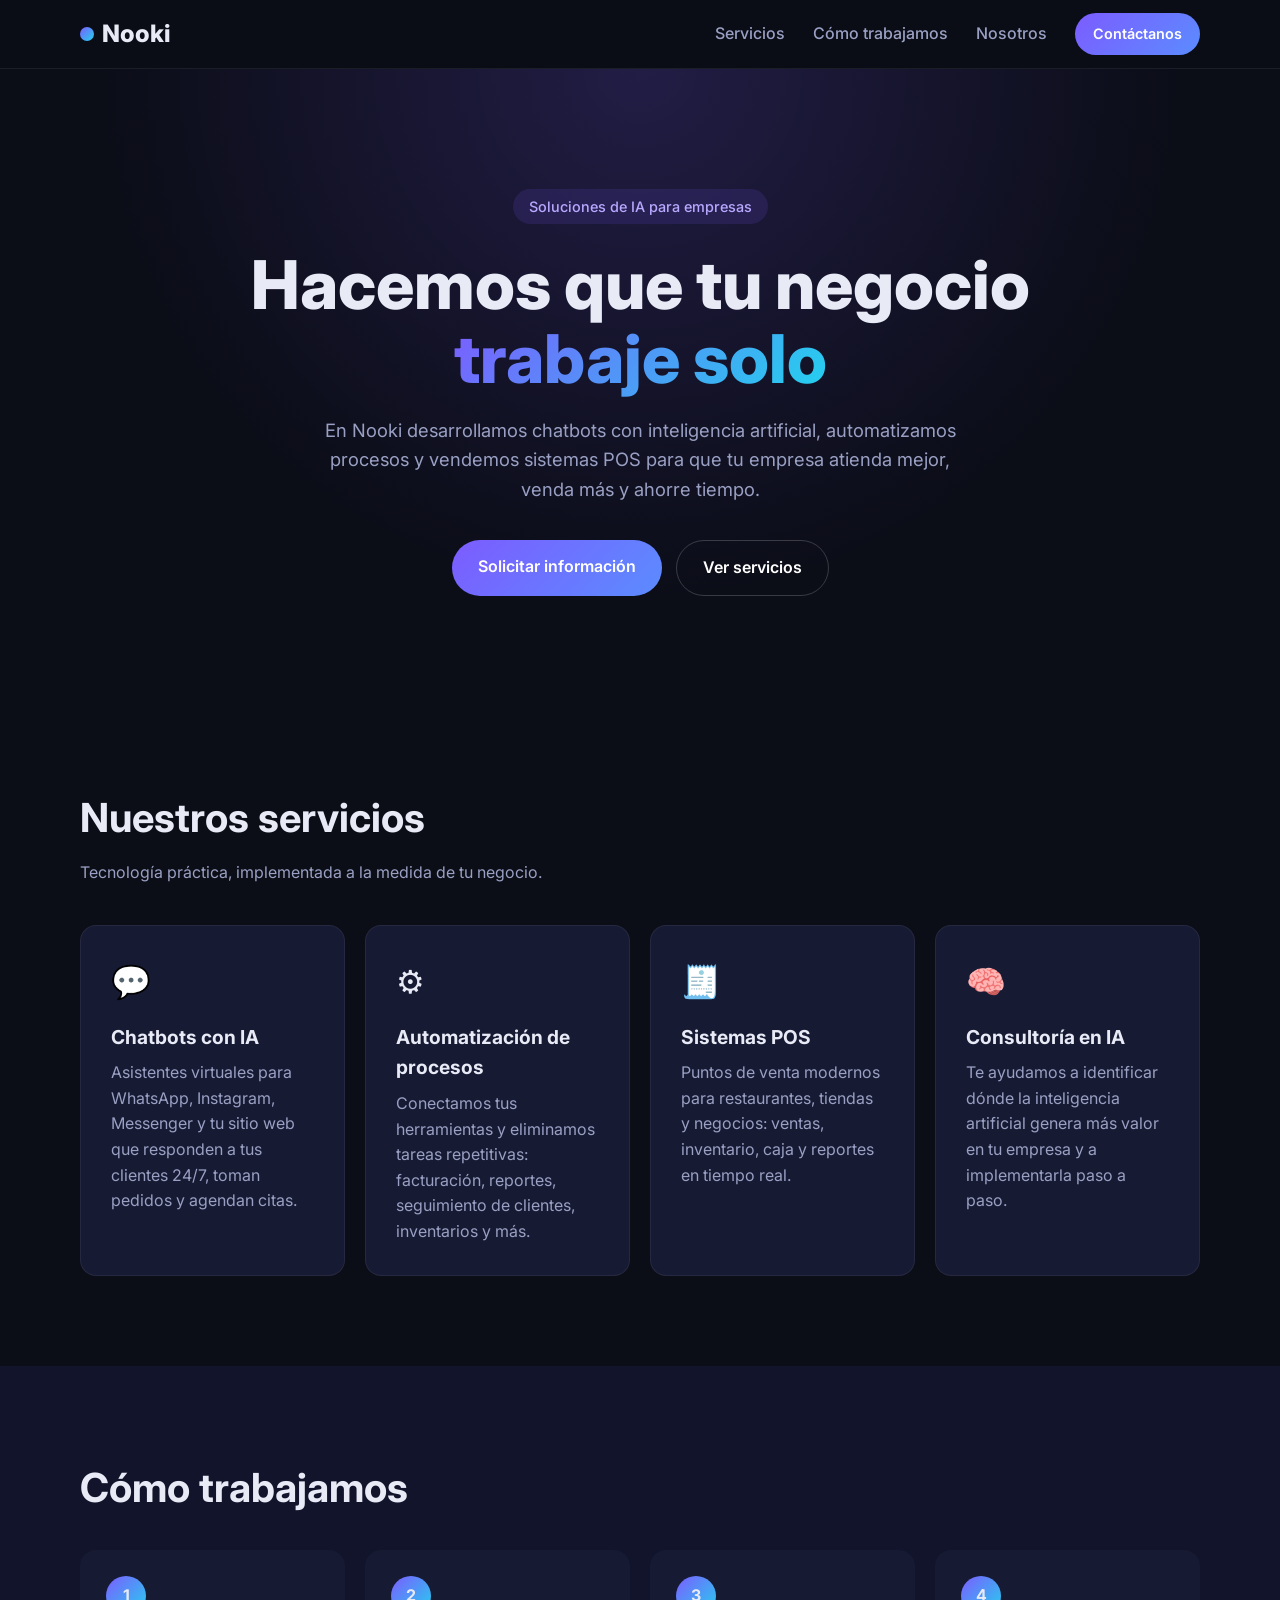
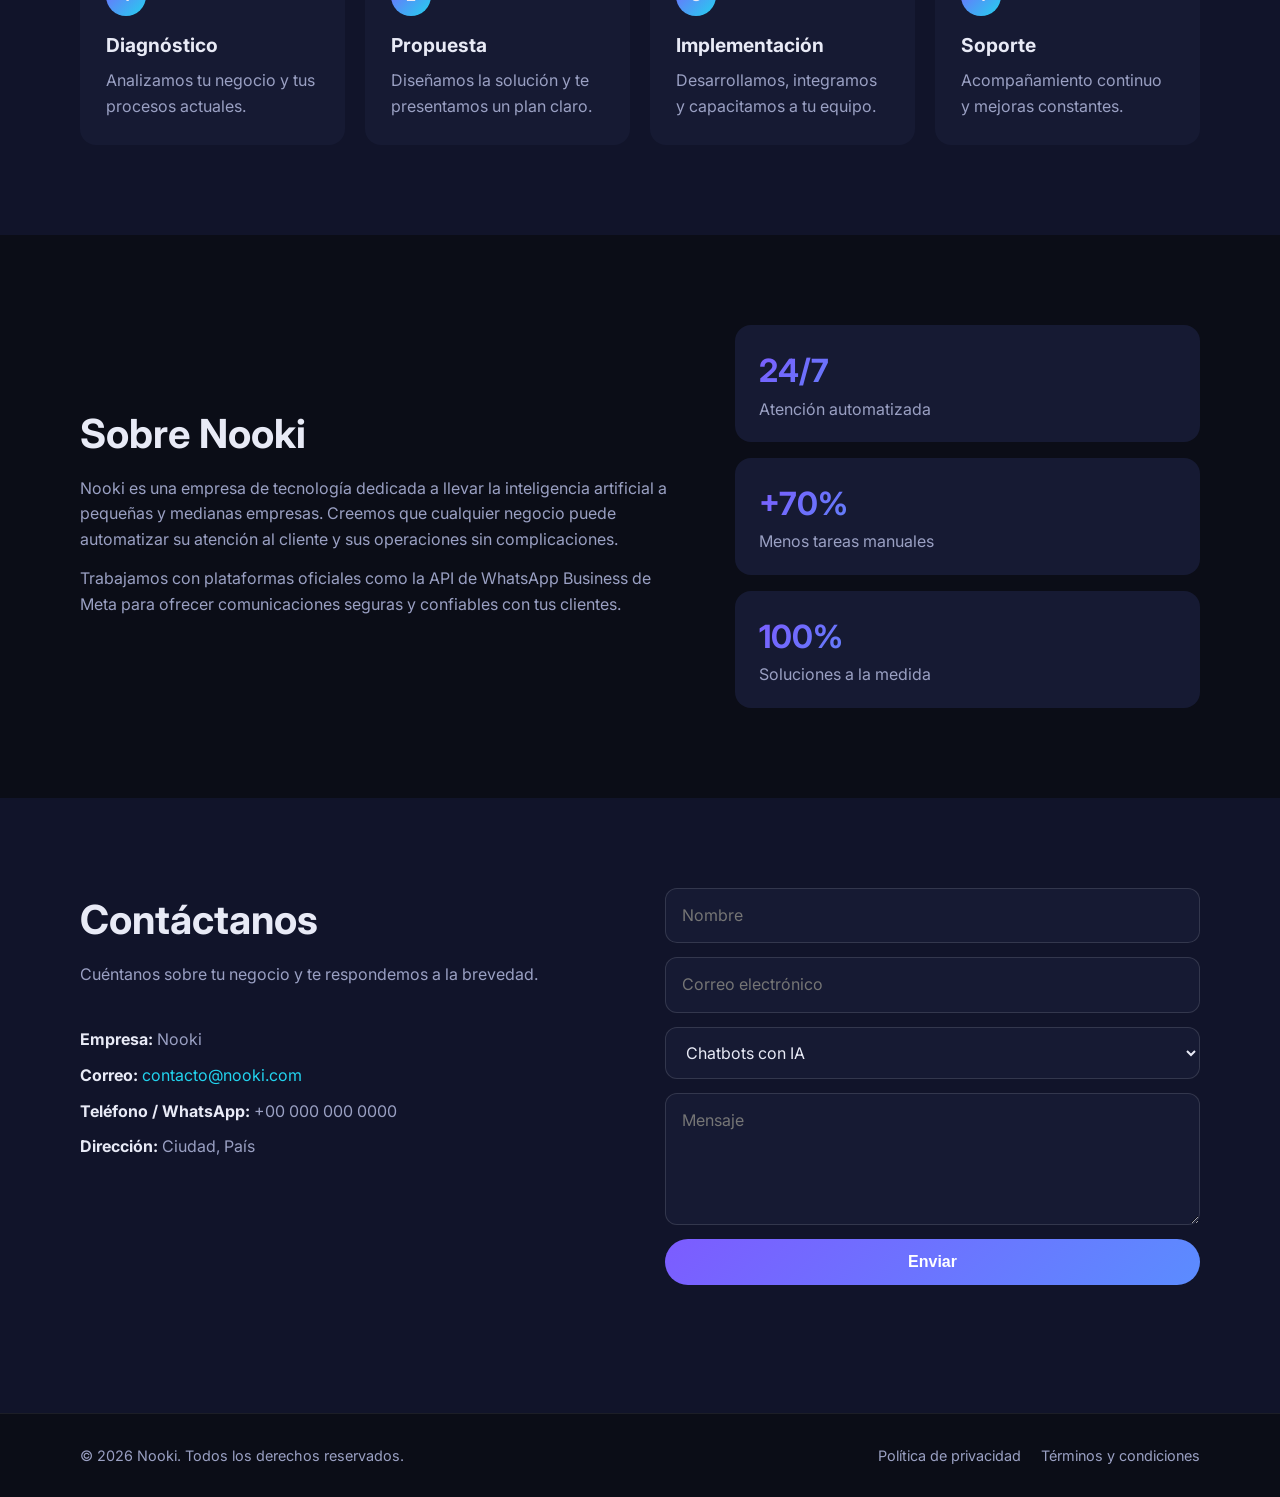
<file: index.html>
<!doctype html>
<html lang="es">
<head>
  <meta charset="utf-8">
  <meta name="viewport" content="width=device-width, initial-scale=1">
  <title>Nooki | Inteligencia Artificial, Chatbots, Automatizaciones y Sistemas POS</title>
  <meta name="description" content="Nooki ofrece servicios de inteligencia artificial para empresas: chatbots para WhatsApp y web, automatización de procesos y sistemas POS.">
  <link rel="preconnect" href="https://fonts.googleapis.com">
  <link rel="preconnect" href="https://fonts.gstatic.com" crossorigin>
  <link href="https://fonts.googleapis.com/css2?family=Inter:wght@400;500;600;700;800&display=swap" rel="stylesheet">
  <link rel="stylesheet" href="styles.css">
</head>
<body>
  <header class="nav">
    <div class="container nav-inner">
      <a href="#" class="logo"><span class="logo-dot"></span>Nooki</a>
      <button class="menu-btn" aria-label="Abrir menú">☰</button>
      <nav class="links">
        <a href="#servicios">Servicios</a>
        <a href="#proceso">Cómo trabajamos</a>
        <a href="#nosotros">Nosotros</a>
        <a href="#contacto" class="btn btn-sm">Contáctanos</a>
      </nav>
    </div>
  </header>

  <main>
    <section class="hero">
      <div class="container">
        <span class="badge">Soluciones de IA para empresas</span>
        <h1>Hacemos que tu negocio <span class="grad">trabaje solo</span></h1>
        <p class="lead">En Nooki desarrollamos chatbots con inteligencia artificial, automatizamos procesos y vendemos sistemas POS para que tu empresa atienda mejor, venda más y ahorre tiempo.</p>
        <div class="cta">
          <a href="#contacto" class="btn">Solicitar información</a>
          <a href="#servicios" class="btn btn-ghost">Ver servicios</a>
        </div>
      </div>
    </section>

    <section id="servicios" class="section">
      <div class="container">
        <h2>Nuestros servicios</h2>
        <p class="sub">Tecnología práctica, implementada a la medida de tu negocio.</p>
        <div class="grid">
          <article class="card">
            <div class="icon">💬</div>
            <h3>Chatbots con IA</h3>
            <p>Asistentes virtuales para WhatsApp, Instagram, Messenger y tu sitio web que responden a tus clientes 24/7, toman pedidos y agendan citas.</p>
          </article>
          <article class="card">
            <div class="icon">⚙️</div>
            <h3>Automatización de procesos</h3>
            <p>Conectamos tus herramientas y eliminamos tareas repetitivas: facturación, reportes, seguimiento de clientes, inventarios y más.</p>
          </article>
          <article class="card">
            <div class="icon">🧾</div>
            <h3>Sistemas POS</h3>
            <p>Puntos de venta modernos para restaurantes, tiendas y negocios: ventas, inventario, caja y reportes en tiempo real.</p>
          </article>
          <article class="card">
            <div class="icon">🧠</div>
            <h3>Consultoría en IA</h3>
            <p>Te ayudamos a identificar dónde la inteligencia artificial genera más valor en tu empresa y a implementarla paso a paso.</p>
          </article>
        </div>
      </div>
    </section>

    <section id="proceso" class="section alt">
      <div class="container">
        <h2>Cómo trabajamos</h2>
        <div class="steps">
          <div class="step"><span>1</span><h3>Diagnóstico</h3><p>Analizamos tu negocio y tus procesos actuales.</p></div>
          <div class="step"><span>2</span><h3>Propuesta</h3><p>Diseñamos la solución y te presentamos un plan claro.</p></div>
          <div class="step"><span>3</span><h3>Implementación</h3><p>Desarrollamos, integramos y capacitamos a tu equipo.</p></div>
          <div class="step"><span>4</span><h3>Soporte</h3><p>Acompañamiento continuo y mejoras constantes.</p></div>
        </div>
      </div>
    </section>

    <section id="nosotros" class="section">
      <div class="container about">
        <div>
          <h2>Sobre Nooki</h2>
          <p>Nooki es una empresa de tecnología dedicada a llevar la inteligencia artificial a pequeñas y medianas empresas. Creemos que cualquier negocio puede automatizar su atención al cliente y sus operaciones sin complicaciones.</p>
          <p>Trabajamos con plataformas oficiales como la API de WhatsApp Business de Meta para ofrecer comunicaciones seguras y confiables con tus clientes.</p>
        </div>
        <div class="stats">
          <div><strong>24/7</strong><span>Atención automatizada</span></div>
          <div><strong>+70%</strong><span>Menos tareas manuales</span></div>
          <div><strong>100%</strong><span>Soluciones a la medida</span></div>
        </div>
      </div>
    </section>

    <section id="contacto" class="section alt">
      <div class="container contact">
        <div>
          <h2>Contáctanos</h2>
          <p class="sub">Cuéntanos sobre tu negocio y te respondemos a la brevedad.</p>
          <ul class="info">
            <li><b>Empresa:</b> Nooki</li>
            <li><b>Correo:</b> <a href="mailto:contacto@nooki.com">contacto@nooki.com</a></li>
            <li><b>Teléfono / WhatsApp:</b> +00 000 000 0000</li>
            <li><b>Dirección:</b> Ciudad, País</li>
          </ul>
        </div>
        <form id="form" class="form">
          <input name="nombre" placeholder="Nombre" required>
          <input name="email" type="email" placeholder="Correo electrónico" required>
          <select name="servicio">
            <option>Chatbots con IA</option>
            <option>Automatización de procesos</option>
            <option>Sistemas POS</option>
            <option>Consultoría en IA</option>
          </select>
          <textarea name="mensaje" rows="4" placeholder="Mensaje"></textarea>
          <button class="btn" type="submit">Enviar</button>
          <p id="form-msg" class="form-msg" role="status"></p>
        </form>
      </div>
    </section>
  </main>

  <footer class="footer">
    <div class="container footer-inner">
      <p>© <span id="year"></span> Nooki. Todos los derechos reservados.</p>
      <nav><a href="privacidad.html">Política de privacidad</a><a href="terminos.html">Términos y condiciones</a></nav>
    </div>
  </footer>
  <script src="script.js"></script>
</body>
</html>
</file>
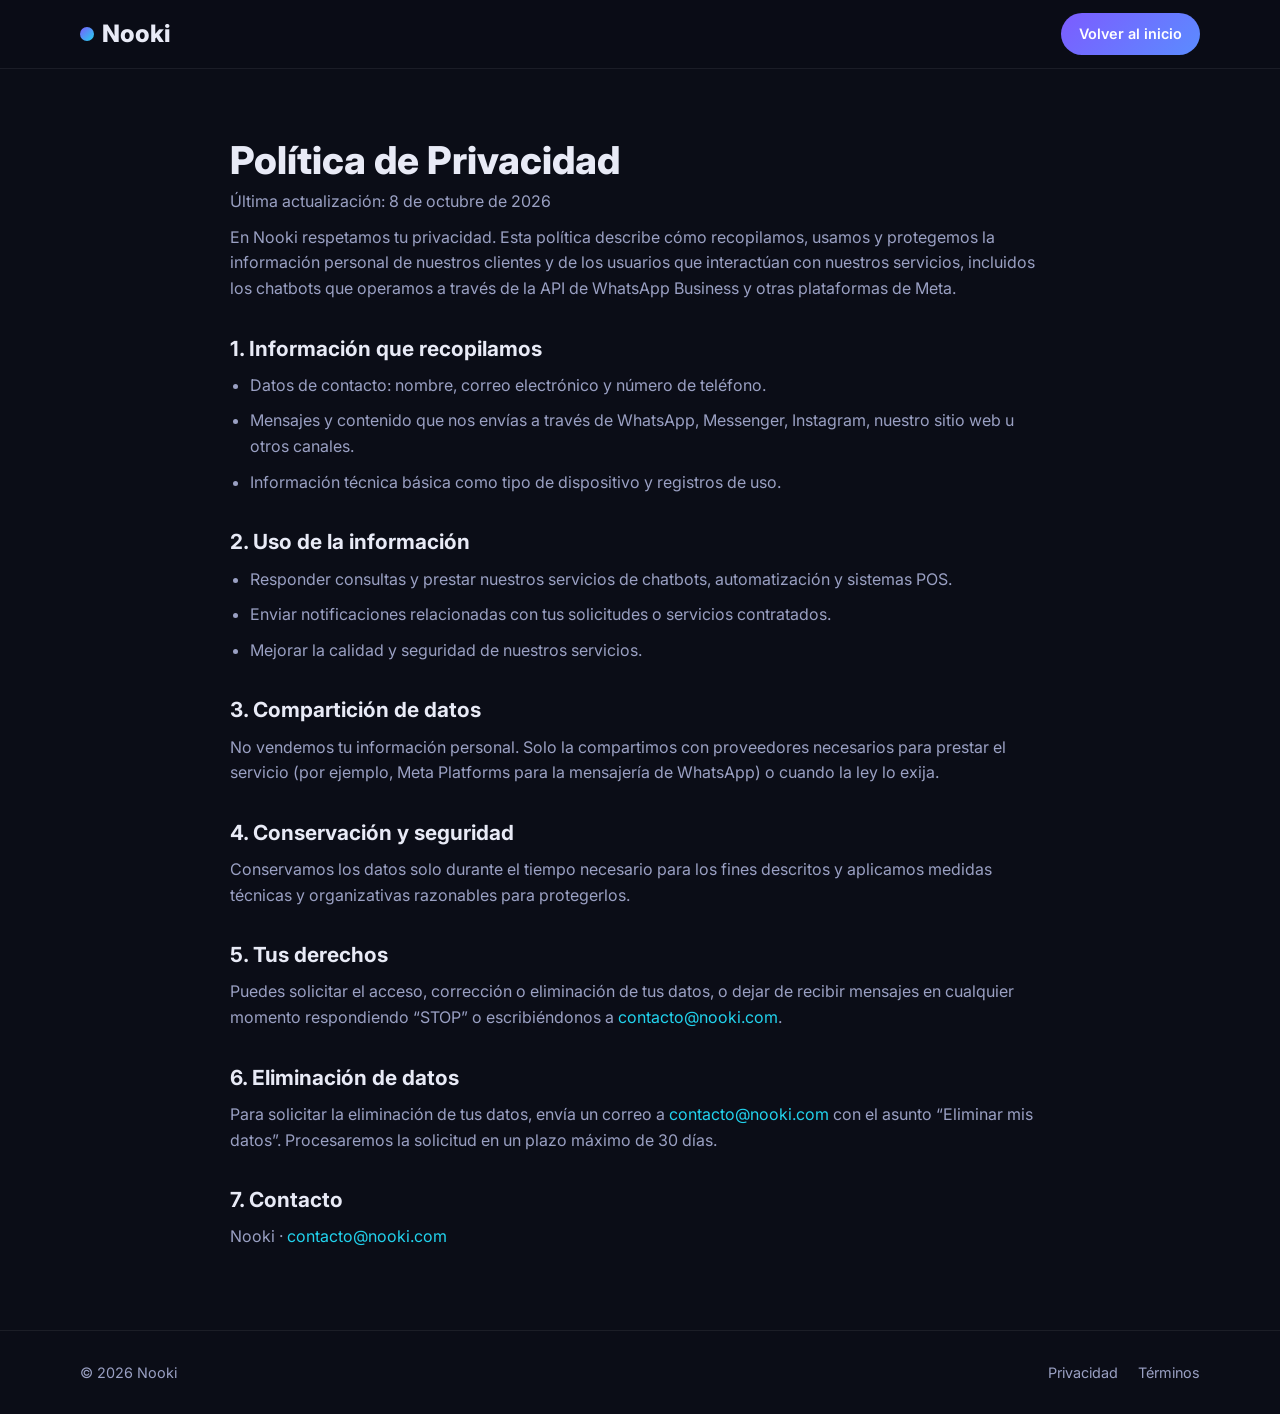
<file: privacidad.html>
<!doctype html>
<html lang="es">
<head>
  <meta charset="utf-8">
  <meta name="viewport" content="width=device-width, initial-scale=1">
  <title>Política de Privacidad | Nooki</title>
  <link href="https://fonts.googleapis.com/css2?family=Inter:wght@400;600;800&display=swap" rel="stylesheet">
  <link rel="stylesheet" href="styles.css">
</head>
<body>
  <header class="nav"><div class="container nav-inner"><a href="index.html" class="logo"><span class="logo-dot"></span>Nooki</a><a href="index.html" class="btn btn-sm">Volver al inicio</a></div></header>
  <main class="container legal">
    <h1>Política de Privacidad</h1>
    <p>Última actualización: 8 de octubre de 2026</p>
    <p>En Nooki respetamos tu privacidad. Esta política describe cómo recopilamos, usamos y protegemos la información personal de nuestros clientes y de los usuarios que interactúan con nuestros servicios, incluidos los chatbots que operamos a través de la API de WhatsApp Business y otras plataformas de Meta.</p>
    <h2>1. Información que recopilamos</h2>
    <ul>
      <li>Datos de contacto: nombre, correo electrónico y número de teléfono.</li>
      <li>Mensajes y contenido que nos envías a través de WhatsApp, Messenger, Instagram, nuestro sitio web u otros canales.</li>
      <li>Información técnica básica como tipo de dispositivo y registros de uso.</li>
    </ul>
    <h2>2. Uso de la información</h2>
    <ul>
      <li>Responder consultas y prestar nuestros servicios de chatbots, automatización y sistemas POS.</li>
      <li>Enviar notificaciones relacionadas con tus solicitudes o servicios contratados.</li>
      <li>Mejorar la calidad y seguridad de nuestros servicios.</li>
    </ul>
    <h2>3. Compartición de datos</h2>
    <p>No vendemos tu información personal. Solo la compartimos con proveedores necesarios para prestar el servicio (por ejemplo, Meta Platforms para la mensajería de WhatsApp) o cuando la ley lo exija.</p>
    <h2>4. Conservación y seguridad</h2>
    <p>Conservamos los datos solo durante el tiempo necesario para los fines descritos y aplicamos medidas técnicas y organizativas razonables para protegerlos.</p>
    <h2>5. Tus derechos</h2>
    <p>Puedes solicitar el acceso, corrección o eliminación de tus datos, o dejar de recibir mensajes en cualquier momento respondiendo “STOP” o escribiéndonos a <a href="mailto:contacto@nooki.com">contacto@nooki.com</a>.</p>
    <h2>6. Eliminación de datos</h2>
    <p>Para solicitar la eliminación de tus datos, envía un correo a <a href="mailto:contacto@nooki.com">contacto@nooki.com</a> con el asunto “Eliminar mis datos”. Procesaremos la solicitud en un plazo máximo de 30 días.</p>
    <h2>7. Contacto</h2>
    <p>Nooki · <a href="mailto:contacto@nooki.com">contacto@nooki.com</a></p>
  </main>
  <footer class="footer"><div class="container footer-inner"><p>© 2026 Nooki</p><nav><a href="privacidad.html">Privacidad</a><a href="terminos.html">Términos</a></nav></div></footer>
</body>
</html>
</file>
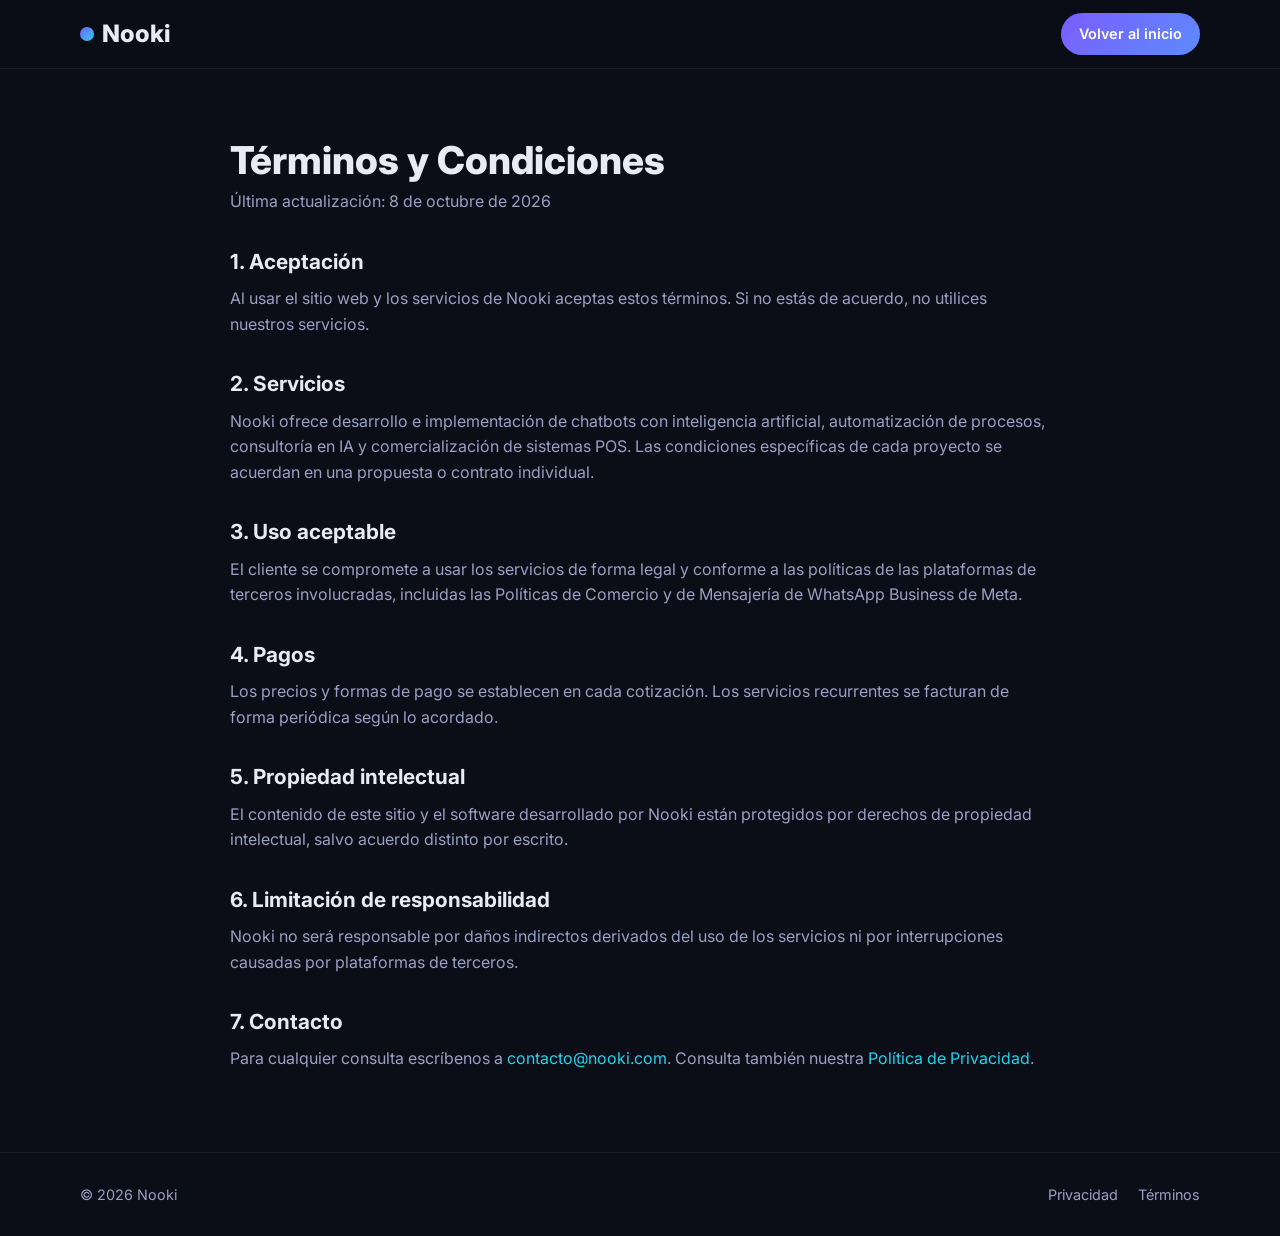
<file: terminos.html>
<!doctype html>
<html lang="es">
<head>
  <meta charset="utf-8">
  <meta name="viewport" content="width=device-width, initial-scale=1">
  <title>Términos y Condiciones | Nooki</title>
  <link href="https://fonts.googleapis.com/css2?family=Inter:wght@400;600;800&display=swap" rel="stylesheet">
  <link rel="stylesheet" href="styles.css">
</head>
<body>
  <header class="nav"><div class="container nav-inner"><a href="index.html" class="logo"><span class="logo-dot"></span>Nooki</a><a href="index.html" class="btn btn-sm">Volver al inicio</a></div></header>
  <main class="container legal">
    <h1>Términos y Condiciones</h1>
    <p>Última actualización: 8 de octubre de 2026</p>
    <h2>1. Aceptación</h2>
    <p>Al usar el sitio web y los servicios de Nooki aceptas estos términos. Si no estás de acuerdo, no utilices nuestros servicios.</p>
    <h2>2. Servicios</h2>
    <p>Nooki ofrece desarrollo e implementación de chatbots con inteligencia artificial, automatización de procesos, consultoría en IA y comercialización de sistemas POS. Las condiciones específicas de cada proyecto se acuerdan en una propuesta o contrato individual.</p>
    <h2>3. Uso aceptable</h2>
    <p>El cliente se compromete a usar los servicios de forma legal y conforme a las políticas de las plataformas de terceros involucradas, incluidas las Políticas de Comercio y de Mensajería de WhatsApp Business de Meta.</p>
    <h2>4. Pagos</h2>
    <p>Los precios y formas de pago se establecen en cada cotización. Los servicios recurrentes se facturan de forma periódica según lo acordado.</p>
    <h2>5. Propiedad intelectual</h2>
    <p>El contenido de este sitio y el software desarrollado por Nooki están protegidos por derechos de propiedad intelectual, salvo acuerdo distinto por escrito.</p>
    <h2>6. Limitación de responsabilidad</h2>
    <p>Nooki no será responsable por daños indirectos derivados del uso de los servicios ni por interrupciones causadas por plataformas de terceros.</p>
    <h2>7. Contacto</h2>
    <p>Para cualquier consulta escríbenos a <a href="mailto:contacto@nooki.com">contacto@nooki.com</a>. Consulta también nuestra <a href="privacidad.html">Política de Privacidad</a>.</p>
  </main>
  <footer class="footer"><div class="container footer-inner"><p>© 2026 Nooki</p><nav><a href="privacidad.html">Privacidad</a><a href="terminos.html">Términos</a></nav></div></footer>
</body>
</html>
</file>
<file: styles.css>
:root {
  --bg: #0b0d17;
  --bg-alt: #11142a;
  --card: #161a33;
  --text: #e8eaf6;
  --muted: #9aa0c3;
  --primary: #7c5cff;
  --accent: #22d3ee;
  --radius: 16px;
}
* { box-sizing: border-box; margin: 0; padding: 0; }
html { scroll-behavior: smooth; }
body { font-family: "Inter", system-ui, sans-serif; background: var(--bg); color: var(--text); line-height: 1.6; }
a { color: inherit; text-decoration: none; }
.container { width: min(1120px, 100% - 32px); margin-inline: auto; }

.nav { position: sticky; top: 0; z-index: 10; background: rgba(11,13,23,.85); backdrop-filter: blur(10px); border-bottom: 1px solid #ffffff12; }
.nav-inner { display: flex; align-items: center; justify-content: space-between; height: 68px; }
.logo { font-weight: 800; font-size: 1.5rem; display: flex; align-items: center; gap: 8px; }
.logo-dot { width: 14px; height: 14px; border-radius: 50%; background: linear-gradient(135deg, var(--primary), var(--accent)); }
.links { display: flex; gap: 28px; align-items: center; }
.links a:not(.btn) { color: var(--muted); font-weight: 500; }
.links a:hover { color: var(--text); }
.menu-btn { display: none; background: none; border: 0; color: var(--text); font-size: 1.6rem; cursor: pointer; }

.btn { display: inline-block; padding: 14px 26px; border-radius: 999px; background: linear-gradient(135deg, var(--primary), #5b8cff); color: #fff; font-weight: 600; border: 0; cursor: pointer; font-size: 1rem; transition: transform .2s, box-shadow .2s; }
.btn:hover { transform: translateY(-2px); box-shadow: 0 10px 30px #7c5cff55; }
.btn-sm { padding: 9px 18px; font-size: .9rem; }
.btn-ghost { background: transparent; border: 1px solid #ffffff30; }

.hero { padding: 120px 0 100px; text-align: center; background: radial-gradient(ellipse at top, #7c5cff33, transparent 60%); }
.badge { display: inline-block; padding: 6px 16px; border-radius: 999px; background: #7c5cff22; color: #b9a8ff; font-size: .9rem; font-weight: 500; margin-bottom: 24px; }
h1 { font-size: clamp(2.3rem, 6vw, 4.2rem); line-height: 1.1; font-weight: 800; max-width: 820px; margin: 0 auto 20px; }
.grad { background: linear-gradient(135deg, var(--primary), var(--accent)); -webkit-background-clip: text; background-clip: text; color: transparent; }
.lead { color: var(--muted); font-size: 1.15rem; max-width: 640px; margin: 0 auto 36px; }
.cta { display: flex; gap: 14px; justify-content: center; flex-wrap: wrap; }

.section { padding: 90px 0; }
.alt { background: var(--bg-alt); }
h2 { font-size: clamp(1.8rem, 4vw, 2.5rem); margin-bottom: 10px; }
.sub { color: var(--muted); margin-bottom: 40px; }
h3 { font-size: 1.2rem; margin-bottom: 8px; }

.grid { display: grid; grid-template-columns: repeat(auto-fit, minmax(240px, 1fr)); gap: 20px; }
.card { background: var(--card); padding: 30px; border-radius: var(--radius); border: 1px solid #ffffff10; transition: transform .25s, border-color .25s; }
.card:hover { transform: translateY(-4px); border-color: #7c5cff66; }
.card p { color: var(--muted); }
.icon { font-size: 2rem; margin-bottom: 14px; }

.steps { display: grid; grid-template-columns: repeat(auto-fit, minmax(220px, 1fr)); gap: 20px; margin-top: 30px; }
.step { padding: 26px; border-radius: var(--radius); background: var(--card); }
.step span { display: grid; place-items: center; width: 40px; height: 40px; border-radius: 50%; background: linear-gradient(135deg, var(--primary), var(--accent)); font-weight: 700; margin-bottom: 14px; }
.step p { color: var(--muted); }

.about { display: grid; grid-template-columns: 1.3fr 1fr; gap: 50px; align-items: center; }
.about p { color: var(--muted); margin-bottom: 14px; }
.stats { display: grid; gap: 16px; }
.stats div { background: var(--card); padding: 20px 24px; border-radius: var(--radius); }
.stats strong { display: block; font-size: 2rem; background: linear-gradient(135deg, var(--primary), var(--accent)); -webkit-background-clip: text; background-clip: text; color: transparent; }
.stats span { color: var(--muted); }

.contact { display: grid; grid-template-columns: 1fr 1fr; gap: 50px; }
.info { list-style: none; display: grid; gap: 10px; color: var(--muted); }
.info b { color: var(--text); }
.info a { color: var(--accent); }
.form { display: grid; gap: 14px; }
.form input, .form select, .form textarea { width: 100%; padding: 14px 16px; border-radius: 12px; border: 1px solid #ffffff20; background: var(--card); color: var(--text); font: inherit; }
.form input:focus, .form select:focus, .form textarea:focus { outline: 2px solid var(--primary); border-color: transparent; }
.form-msg { color: var(--accent); min-height: 1.5em; }

.footer { padding: 30px 0; border-top: 1px solid #ffffff12; color: var(--muted); font-size: .9rem; }
.footer-inner { display: flex; justify-content: space-between; flex-wrap: wrap; gap: 12px; }
.footer nav { display: flex; gap: 20px; }
.footer a:hover { color: var(--text); }

.legal { padding: 70px 0; max-width: 820px; }
.legal h1 { font-size: 2.4rem; margin: 0 0 8px; text-align: left; }
.legal h2 { font-size: 1.3rem; margin: 30px 0 8px; }
.legal p, .legal li { color: var(--muted); margin-bottom: 10px; }
.legal ul { padding-left: 20px; }
.legal a { color: var(--accent); }

.reveal { opacity: 0; transform: translateY(20px); transition: opacity .6s, transform .6s; }
.reveal.show { opacity: 1; transform: none; }

@media (max-width: 760px) {
  .menu-btn { display: block; }
  .links { display: none; position: absolute; top: 68px; left: 0; right: 0; flex-direction: column; padding: 20px; background: var(--bg); border-bottom: 1px solid #ffffff12; }
  .links.open { display: flex; }
  .about, .contact { grid-template-columns: 1fr; }
  .hero { padding: 80px 0 70px; }
}
</file>
